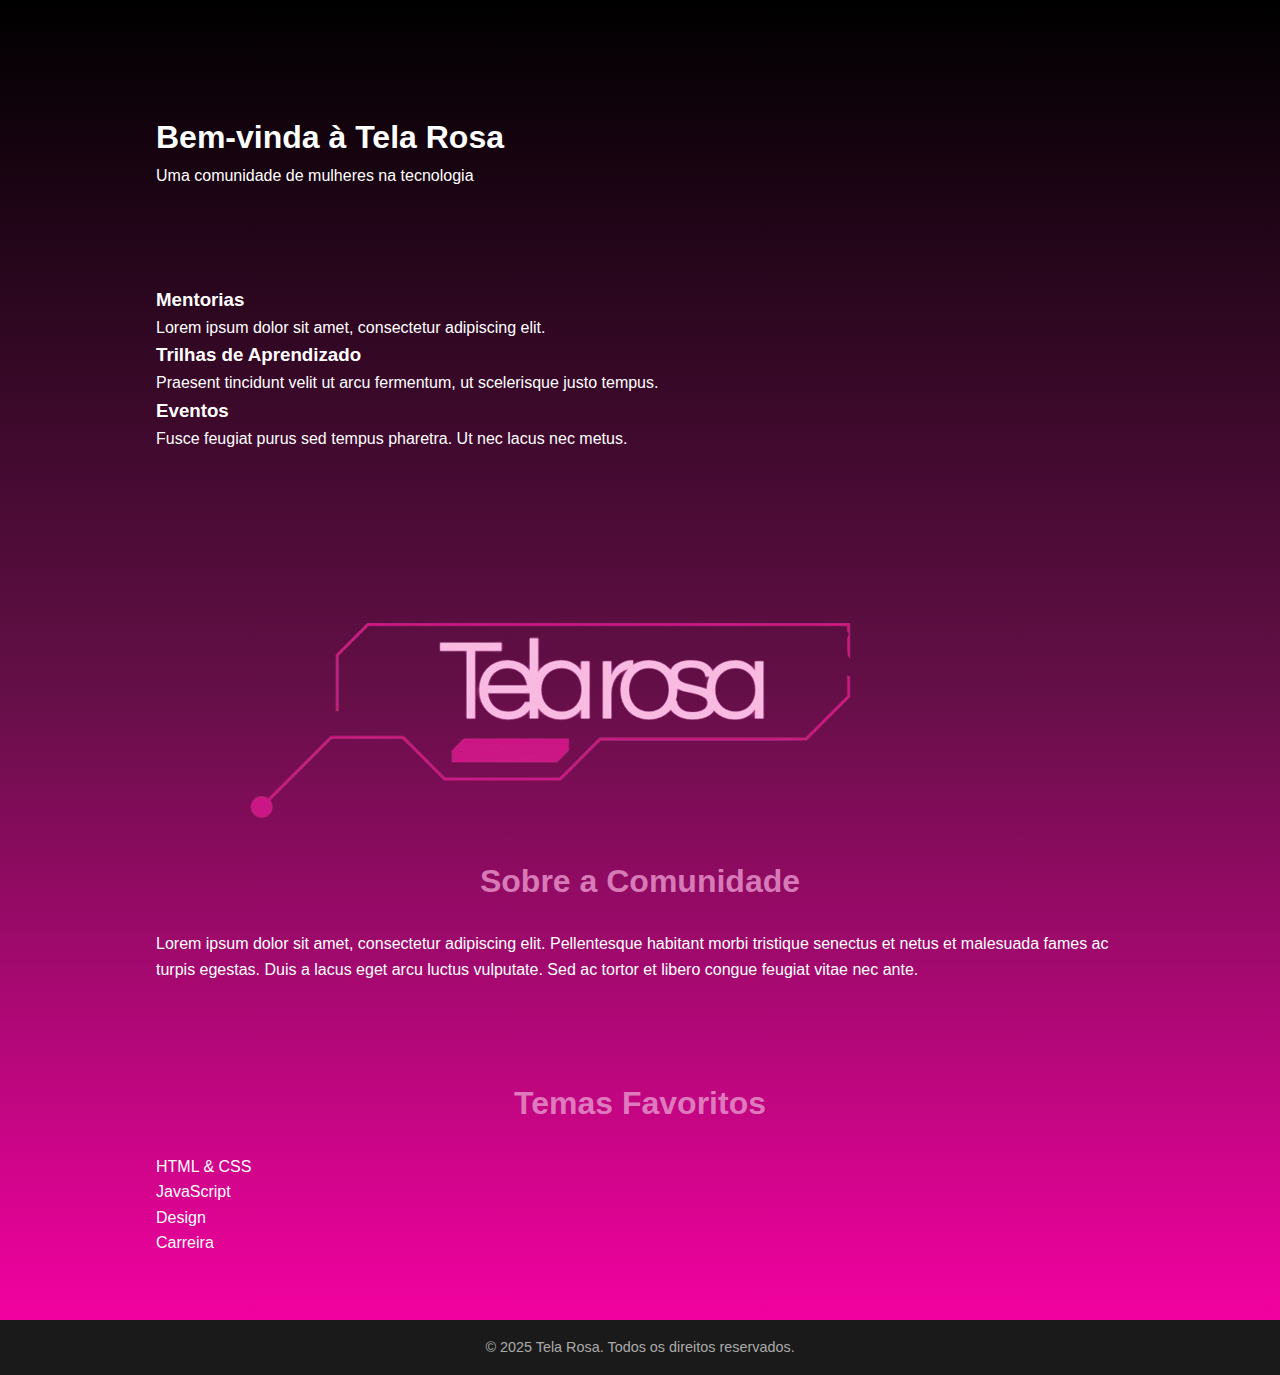
<file: pag02.html>
<!DOCTYPE html>
<html lang="pt-br">
<head>
    <meta charset="UTF-8">
    <meta name="viewport" content="width=device-width, initial-scale=1.0">
    <title>Comunidade | Tela Rosa</title>
    <link rel="stylesheet" href="style.css">
</head>
<body>
    <header>
        
        
    </header>

    <section class="hero">
        <h1>Bem-vinda à Tela Rosa</h1>
      <p>Uma comunidade de mulheres na tecnologia</p>
    </section>

    <section id="recursos" class="features">
    <div class="feature-box">
      <h3>Mentorias</h3>
      <p>Lorem ipsum dolor sit amet, consectetur adipiscing elit.</p>
    </div>
    <div class="feature-box">
      <h3>Trilhas de Aprendizado</h3>
      <p>Praesent tincidunt velit ut arcu fermentum, ut scelerisque justo tempus.</p>
    </div>
    <div class="feature-box">
      <h3>Eventos</h3>
      <p>Fusce feugiat purus sed tempus pharetra. Ut nec lacus nec metus.</p>
    </div>
  </section>

    <section id="sobre" class="about-section">
    <img src="Imagens/telarosaF.png" alt="Foto da comunidade" />
    <div class="about-text">
      <h2>Sobre a Comunidade</h2>
      <p>
        Lorem ipsum dolor sit amet, consectetur adipiscing elit. Pellentesque
        habitant morbi tristique senectus et netus et malesuada fames ac turpis
        egestas. Duis a lacus eget arcu luctus vulputate. Sed ac tortor et
        libero congue feugiat vitae nec ante.
      </p>
    </div>
  </section>

     <section id="temas" class="topics">
    <h2>Temas Favoritos</h2>
    <div class="topics-grid">
      <div>HTML & CSS</div>
      <div>JavaScript</div>
      <div>Design</div>
      <div>Carreira</div>
    </div>
  </section>
   <footer>
    © 2025 Tela Rosa. Todos os direitos reservados.
  </footer>
</body>
</html>
</file>
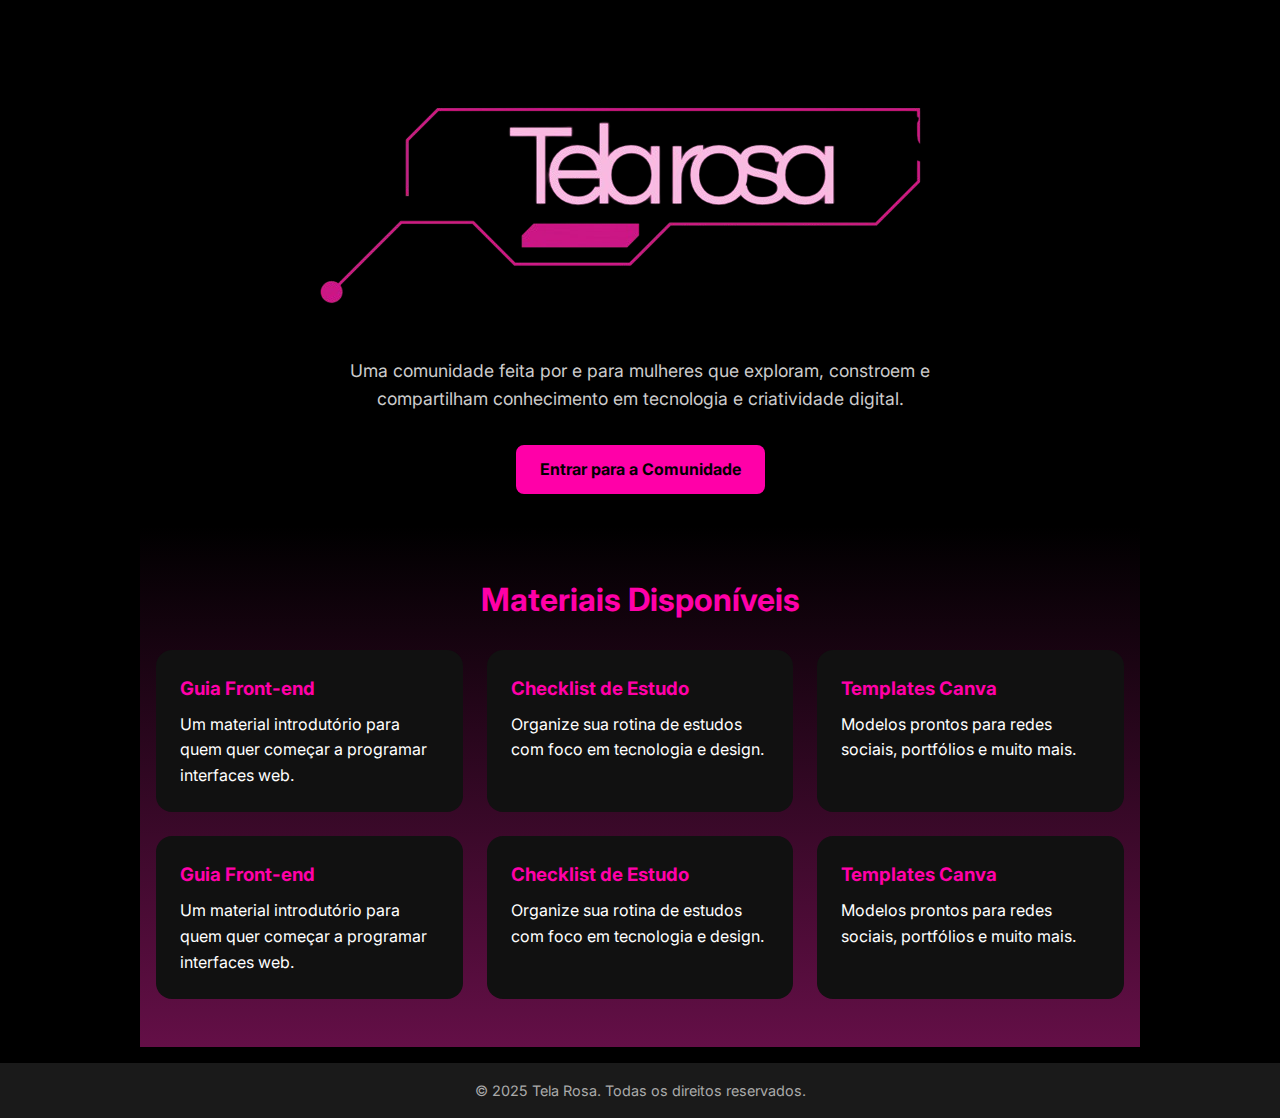
<file: pag2.html>
<!DOCTYPE html>
<html lang="pt-br">
<head>
  <meta charset="UTF-8" />
  <meta name="viewport" content="width=device-width, initial-scale=1.0" />
  <title>Tela Rosa - Comunidade</title>
  <link href="https://fonts.googleapis.com/css2?family=Inter:wght@400;700&display=swap" rel="stylesheet">
  <style>
    :root {
      --rosa: #ff00a8;
      --preto: #000000;
      --cinza: #1a1a1a;
      --branco: #ffffff;
    }

    * {
      margin: 0;
      padding: 0;
      box-sizing: border-box;
      font-family: 'Inter', sans-serif;
    }

    body {
      background-color: var(--preto);
      color: var(--branco);
      line-height: 1.6;
    }

    header {
      background-color: var(--preto);
      padding: 2rem;
      text-align: center;
    }

    .logo-flutuante {
  animation: flutuar 3s ease-in-out infinite;
}

@keyframes flutuar {
  0% {
    transform: translateY(0);
  }
  50% {
    transform: translateY(-10px);
  }
  100% {
    transform: translateY(0);
  }
}

    header h1 {
      font-size: 2.5rem;
      color: var(--rosa);
    }

    header p {
      max-width: 600px;
      margin: 1rem auto 0;
      font-size: 1.1rem;
      color: #ccc;
    }

    .cta {
    margin-top: 2rem;
    display: flex;
    justify-content: center;
}

        .cta a {
        background-color: var(--rosa);
        color: var(--preto);
        padding: 0.75rem 1.5rem;
        text-decoration: none;
        font-weight: bold;
        border-radius: 8px;
        transition: 0.4s ease;
        position: relative;
        z-index: 1;
        box-shadow: 0 0 0 transparent;
        transform: translateY(0);
        }

        .cta a:hover {
        background-color: #e60098;
        transform: translateY(-6px);
        filter: drop-shadow(0 0 12px #ff00a8);
        }

    section {
      background: linear-gradient(to bottom, #000000, #640f47);
      padding: 3rem 1rem;
      max-width: 1000px;
      margin: 0 auto;
    }

    section h2 {
      font-size: 2rem;
      color: var(--rosa);
      margin-bottom: 1.5rem;
      text-align: center;
    }

    .materiais {
      display: grid;
      grid-template-columns: repeat(auto-fit, minmax(260px, 1fr));
      gap: 1.5rem;
    }

    .card {
    background-color: #111;
    border-radius: 16px;
    padding: 24px;
    box-shadow: 0 0 0 rgba(255, 0, 168, 0); /* sem sombra inicialmente */
    transition: transform 0.3s ease, box-shadow 0.3s ease;
    cursor: pointer;
}

    .card:hover {
    transform: translateY(-10px);
    box-shadow: 0 15px 30px rgba(255, 0, 168, 0.4); /* brilho rosa atrás */
    }

    .card h3 {
      color: var(--rosa);
      margin-bottom: 0.5rem;
    }

    footer {
      background-color: var(--cinza);
      text-align: center;
      padding: 1rem;
      margin-top: 1rem;
      font-size: 0.9rem;
      color: #aaa;
    }

    @media (max-width: 500px) {
      header h1 {
        font-size: 2rem;
      }
      .cta a {
        display: inline-block;
        width: 100%;
        text-align: center;
      }
    }
  </style>
</head>
<body>
  <header>
    <img src="Imagens/telarosaF.png" alt="logo-tela-rosa" class="logo-flutuante">
    <p>Uma comunidade feita por e para mulheres que exploram, constroem e compartilham conhecimento em tecnologia e criatividade digital.</p>
    <div class="cta">
      <a href="https://chat.whatsapp.com/IDkbKKMChyZ3ymSOEmWHhu">Entrar para a Comunidade</a>
    </div>
  </header>

  <section>
    <h2>Materiais Disponíveis</h2>
    <div class="materiais">
      <div class="card">
        <h3>Guia Front-end</h3>
        <p>Um material introdutório para quem quer começar a programar interfaces web.</p>
      </div>
      <div class="card">
        <h3>Checklist de Estudo</h3>
        <p>Organize sua rotina de estudos com foco em tecnologia e design.</p>
      </div>
      <div class="card">
        <h3>Templates Canva</h3>
        <p>Modelos prontos para redes sociais, portfólios e muito mais.</p>
      </div>
      <div class="card">
        <h3>Guia Front-end</h3>
        <p>Um material introdutório para quem quer começar a programar interfaces web.</p>
      </div>
      <div class="card">
        <h3>Checklist de Estudo</h3>
        <p>Organize sua rotina de estudos com foco em tecnologia e design.</p>
      </div>
      <div class="card">
        <h3>Templates Canva</h3>
        <p>Modelos prontos para redes sociais, portfólios e muito mais.</p>
      </div>
    </div>
  </section>

  <footer>
    <p>&copy; 2025 Tela Rosa. Todas os direitos reservados.</p>
  </footer>
</body>
</html>
</file>
<file: style.css>
@charset "UTF-8";


    :root {
      --rosa: #ff00a8;
      --roxo: #640f47;
      --preto: #000000;
      --cinza: #1a1a1a;
      --branco: #ffffff;
    }

    * {
      margin: 0;
      padding: 0;
      box-sizing: border-box;
      font-family: 'Inter', sans-serif;
    }

   body {
    background: linear-gradient(to bottom, var(--preto), var(--roxo), var(--rosa));
    color: var(--branco);
    line-height: 1.6;
    position: relative;
    overflow-x: hidden;
    min-height: 100vh;
  }

    /* Container do particles.js cobrindo toda a tela, fundo transparente */
    #particles-js {
      position: fixed;
      width: 100vw;
      height: 100vh;
      top: 0;
      left: 0;
      z-index: 0; /* atrás do conteúdo */
      background-color: transparent; /* fundo transparente para mostrar o gradiente do body */
    }

    /* Conteúdo da página fica acima do fundo */
    main, header, section, footer, .cta, .card {
      position: relative;
      z-index: 1;
    }

    header {
      background-color: transparent; /* deixa o gradiente aparecer */
      padding: 2rem;
      text-align: center;
    }

    .logo-flutuante {
      animation: flutuar 3s ease-in-out infinite;
    }

    @keyframes flutuar {
      0% {
        transform: translateY(0);
      }
      50% {
        transform: translateY(-10px);
      }
      100% {
        transform: translateY(0);
      }
    }

    header h1 {
      font-size: 2.5rem;
      color: var(--rosa);
    }

    header p {
      max-width: 600px;
      margin: 1rem auto 0;
      font-size: 1.1rem;
      color: #ccc;
      text-shadow: 1px 1px 3px rgba(0,0,0,0.6);
    }

    .cta {
      margin-top: 2rem;
      display: flex;
      justify-content: center;
    }

    .cta a {
      background-color: var(--rosa);
      color: var(--preto);
      padding: 0.75rem 1.5rem;
      text-decoration: none;
      font-weight: bold;
      border-radius: 100px;
      transition: 0.4s ease;
      position: relative;
      z-index: 1;
      box-shadow: 0 0 0 transparent;
      transform: translateY(0);
    }

    .cta a:hover {
      background-color: #e60098;
      transform: translateY(-6px);
      filter: drop-shadow(0 0 12px #ff00a8);
    }

    /* Seção com fundo transparente para deixar o gradiente aparecer */
    section {
      background: transparent;
      padding: 3rem 1rem;
      max-width: 1000px;
      margin: 0 auto;
    }

    section h2 {
      font-size: 2rem;
      color: #e48fc8dc;
      margin-bottom: 1.5rem;
      text-align: center;
    }

    .materiais {
      display: grid;
      grid-template-columns: repeat(auto-fit, minmax(260px, 1fr));
      gap: 1.5rem;
    }

    .card a:hover{
        text-decoration: none;
  
    }


    .card a p{
      color: var(--branco);
    }

    .card {
      background-color: rgba(17, 17, 17, 0.8); /* fundo escuro translúcido para contraste */
      border-radius: 16px;
      padding: 24px;
      box-shadow: 0 0 0 rgba(255, 0, 168, 0);
      transition: transform 0.3s ease, box-shadow 0.3s ease;
      cursor: pointer;
      position: relative;
      z-index: 1;
      backdrop-filter: blur(6px); /* leve blur para efeito moderno */
      -webkit-backdrop-filter: blur(6px);
    }

    .card:hover {
      transform: translateY(-10px);
      box-shadow: 0 15px 30px rgba(255, 0, 168, 0.4);
    }


    .card h3 {
      color: var(--rosa);
      margin-bottom: 0.5rem;
    }

    .card a{
        text-decoration: none;
        color: #ff00a8;
    }

    

    footer {
      background-color: var(--cinza);
      text-align: center;
      padding: 1rem;
      margin-top: 1rem;
      font-size: 0.9rem;
      color: #aaa;
      position: relative;
      z-index: 1;
    }

     .logo-flutuante {
        width: 280px; /* tamanho grande para desktop */
        max-width: 100%;
        height: auto;
        animation: flutuar 3s ease-in-out infinite;
        display: block;
        margin: 0 auto;
        }

        @media (max-width: 500px) {
            header h1 {
                font-size: 2rem;
            }
            .cta a {
                display: inline-block;
                width: 100%;
                text-align: center;
            }

            .logo-flutuante {
            width: 120px;
        }
        }

        @media (max-width: 768px) {
        .logo-flutuante {
            width: 180px; /* tamanho médio para tablets */
        }
        }

        @media (min-width: 769px) {
        .logo-flutuante {
            width: 800px; /* tamanho maior para telas grandes */
        }
        }
</file>
